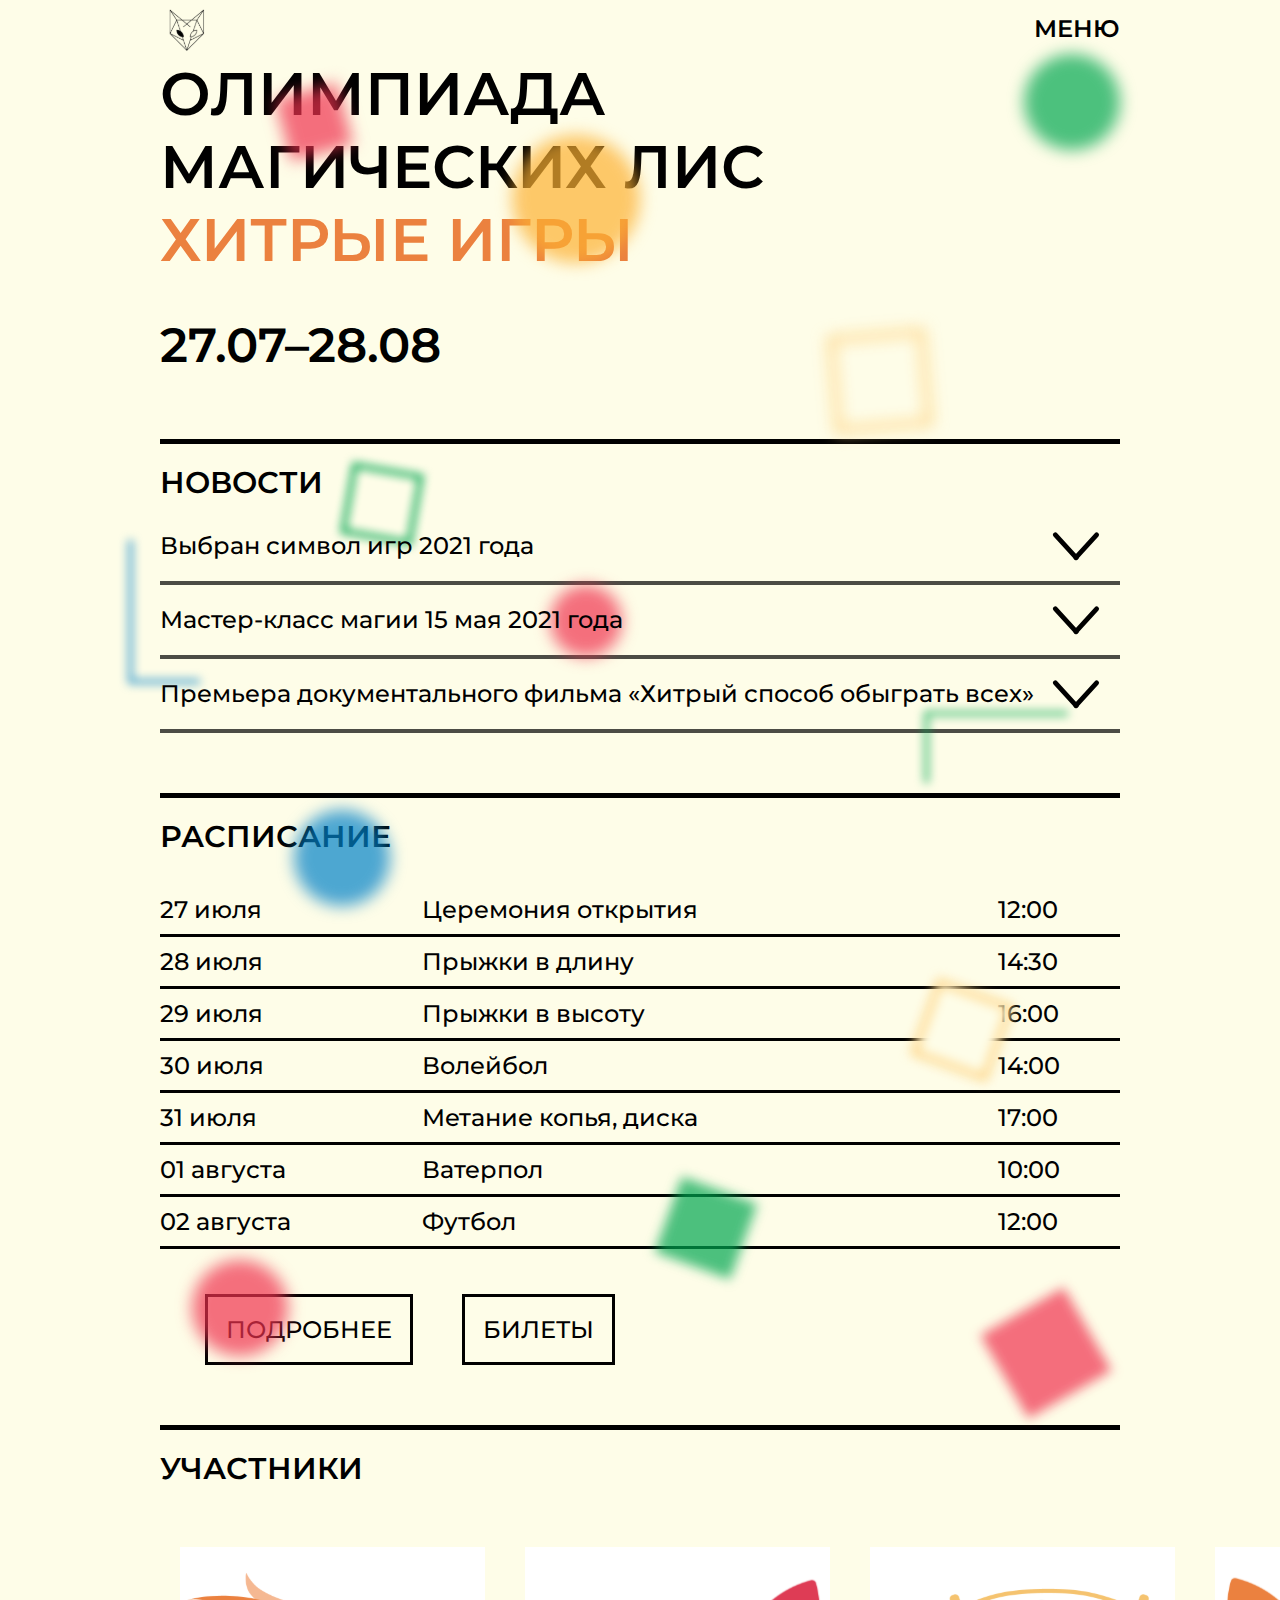
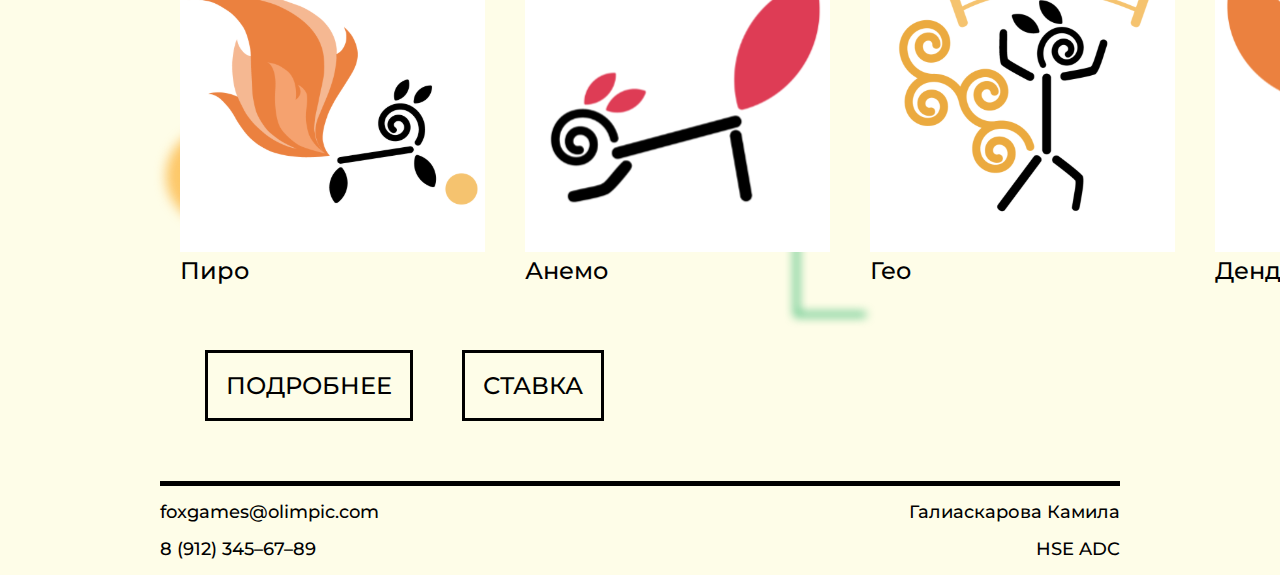
<file: index.html>
<!DOCTYPE html>
<html lang="en" dir="ltr">
  <head>
    <meta charset="utf-8">
    <script src="https://ajax.googleapis.com/ajax/libs/jquery/3.5.1/jquery.min.js"></script>
    <link rel="stylesheet" href="stylesheets/index_import.css">
    <title>Хитрые игры</title>
    <style>
      @import url('https://fonts.googleapis.com/css2?family=Montserrat:wght@500;600&display=swap');
    </style>
  </head>
  <body>
      <div class="sq_red"></div>
      <div class="cir_ye"></div>
      <div class="cir_gr"></div>
      <div class="sq_ye"></div>
      <div class="sq_gr"></div>
      <div class="line_bl"></div>
      <div class="cir_red"></div>
      <div class="line_gr"></div>
      <div class="cir_bl"></div>
      <div class="sq_ye nd"></div>
      <div class="cir_red_2"></div>
      <div class="sq_gr_2"></div>
      <div class="sq_red_2"></div>
      <div class="cir_ye_2"></div>
      <div class="line_gr_2"></div>




    <nav>
      <div class="sidebar">
        <a href="index.html" class="logo"> <img src="images/logo.svg" alt=""> </a>
        <a href="#" class="menu">МЕНЮ</a>
      </div>
    </nav>

    <h1>ОЛИМПИАДА МАГИЧЕСКИХ ЛИС <span>ХИТРЫЕ ИГРЫ</span></h1>
    <h2>27.07&#8211;28.08</h2>

    <hr>

    <h3>НОВОСТИ</h3>
    <div class="news">
      <p>Выбран символ игр 2021 года</p>
      <img src="images/strelka.svg" alt="">
    </div>
    <hr class="line">
    <div class="news">
      <p>Мастер-класс магии 15 мая 2021 года</p>
      <img src="images/strelka.svg" alt="">
    </div>
    <hr class="line">
    <div class="news">
      <p>Премьера документального фильма «Хитрый способ обыграть всех»</p>
      <img src="images/strelka.svg" alt="">
    </div>
    <hr class="line">

    <hr>
    <h3>РАСПИСАНИЕ</h3>
    <table>
      <tr>
        <td>27 июля</td>
        <td>Церемония открытия</td>
        <td>12:00</td>
      </tr>
      <tr>
        <td>28 июля</td>
        <td>Прыжки в длину</td>
        <td>14:30</td>
      </tr>
      <tr>
        <td>29 июля</td>
        <td>Прыжки в высоту</td>
        <td>16:00</td>
      </tr>
      <tr>
        <td>30 июля</td>
        <td>Волейбол</td>
        <td>14:00</td>
      </tr>
      <tr>
        <td>31 июля</td>
        <td>Метание копья, диска</td>
        <td>17:00</td>
      </tr>
      <tr>
        <td>01 августа</td>
        <td>Ватерпол</td>
        <td>10:00</td>
      </tr>
      <tr>
        <td>02 августа</td>
        <td>Футбол</td>
        <td>12:00</td>
      </tr>
    </table>

      <a href="table.html"> <button type="button" name="button">ПОДРОБНЕЕ</button> </a>
      <a href="ticket.html"> <button type="button" name="button">БИЛЕТЫ</button> </a>

      <hr>

      <h3>УЧАСТНИКИ</h3>
      <div class="participant">
        <div class="part st">
          <img src="images/piro.svg" alt="">
          <p>Пиро</p>
        </div>
        <div class="part second">
          <img src="images/anemo.svg" alt="">
          <p>Анемо</p>
        </div>
        <div class="part rd">
          <img src="images/geo.svg" alt="">
          <p>Гео</p>
        </div>
        <div class="part th">
          <img src="images/dendro.svg" alt="">
          <p>Дендро</p>
        </div>
      </div>

      <a href="participant.html"> <button type="button" name="button">ПОДРОБНЕЕ</button> </a>
      <a href="bet.html"> <button type="button" name="button">СТАВКА</button> </a>

      <hr>

      <div class="text">
        <div class="text1">
          <span>foxgames@olimpic.com</span> <span>Галиаскарова Камила</span>
        </div>
        <div class="text1">
          <span>8 (912) 345–67–89</span> <span>HSE ADC</span>
        </div>
      </div>



  </body>
</html>
</file>
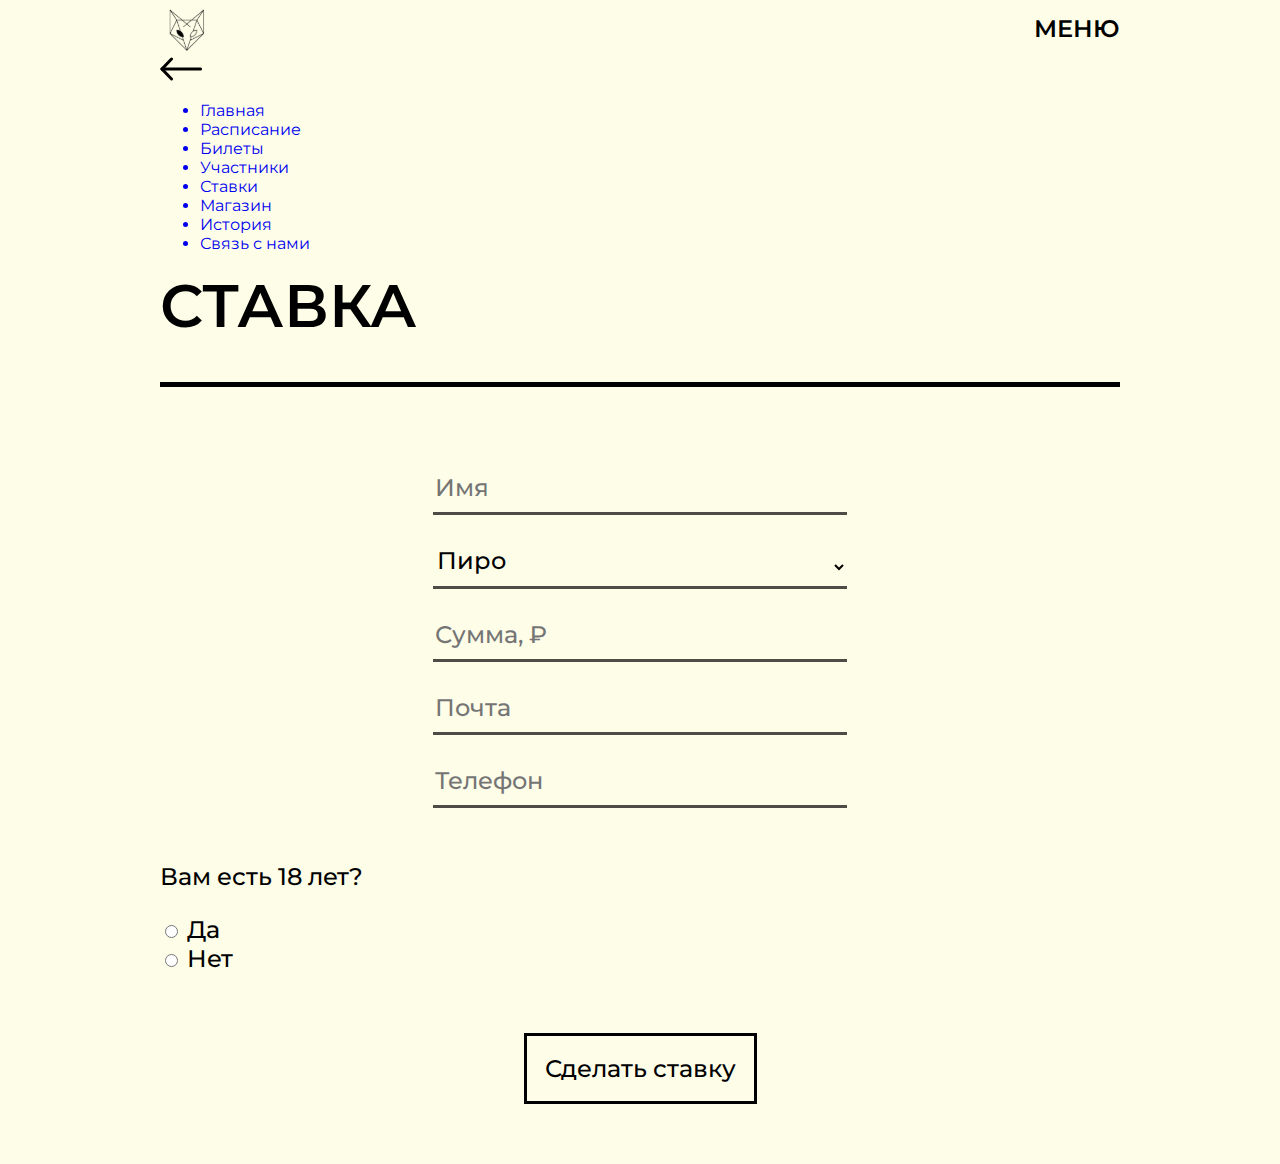
<file: bet.html>
<!DOCTYPE html>
<html lang="en" dir="ltr">
  <head>
    <meta charset="utf-8">
    <script src="https://ajax.googleapis.com/ajax/libs/jquery/3.5.1/jquery.min.js"></script>
    <link rel="stylesheet" href="stylesheets/bet_import.css">
    <script src="javascripts/menu.js"></script>
    <title>Ставки</title>
    <style>
      @import url('https://fonts.googleapis.com/css2?family=Montserrat:wght@500;600&display=swap');
    </style>
  </head>
  <body>
    <nav>
      <div class="sidebar">
        <a href="index.html" class="logo"> <img src="images/logo.svg" alt=""> </a>
        <a href="#" class="menu">МЕНЮ</a>
      </div>
    </nav>

    <div class="mainmenu none">
      <div class="icon_close"> <img src="images/close.svg" alt=""> </div>
      <ul>
        <a href="index.html"><li>Главная</li></a>
        <a href="table.html"><li>Расписание</li></a>
        <a href="ticket.html"><li>Билеты</li></a>
        <a href="participant.html"><li>Участники</li></a>
        <a href="bet.html"><li>Ставки</li></a>
        <a href="shop.html"><li>Магазин</li></a>
        <a href="history.html"><li>История</li></a>
        <a href="contact.html"><li>Связь с нами</li></a>
      </ul>
    </div>

    <h1>СТАВКА</h1>

    <hr>

    <form class="" action="index.html" method="post">
      <input type="text" name="" value="" placeholder="Имя">
      <select class="" name="">
        <option value="">Пиро</option>
        <option value="">Гео</option>
        <option value="">Анемо</option>
        <option value="">Дендро</option>
      </select>
      <input type="text" name="" value="" placeholder="Сумма, ₽">
      <input type="email" name="" value="" placeholder="Почта">
      <input type="tel" name="" value="" placeholder="Телефон">
      <div class="radio-list">
        <p>Вам есть 18 лет?</p>
          <div class="box_answer">
            <div class="">
              <input type="radio" name="phoneproof" value="">
              <label for="">Да</label>
            </div>
            <div class="">
              <input type="radio" name="phoneproof" value="">
              <label for="">Нет</label>
            </div>
        </div>
      </div>

      <button class="btn_b" type="button" name="button">Сделать ставку</button>

  </body>
</html>
</file>
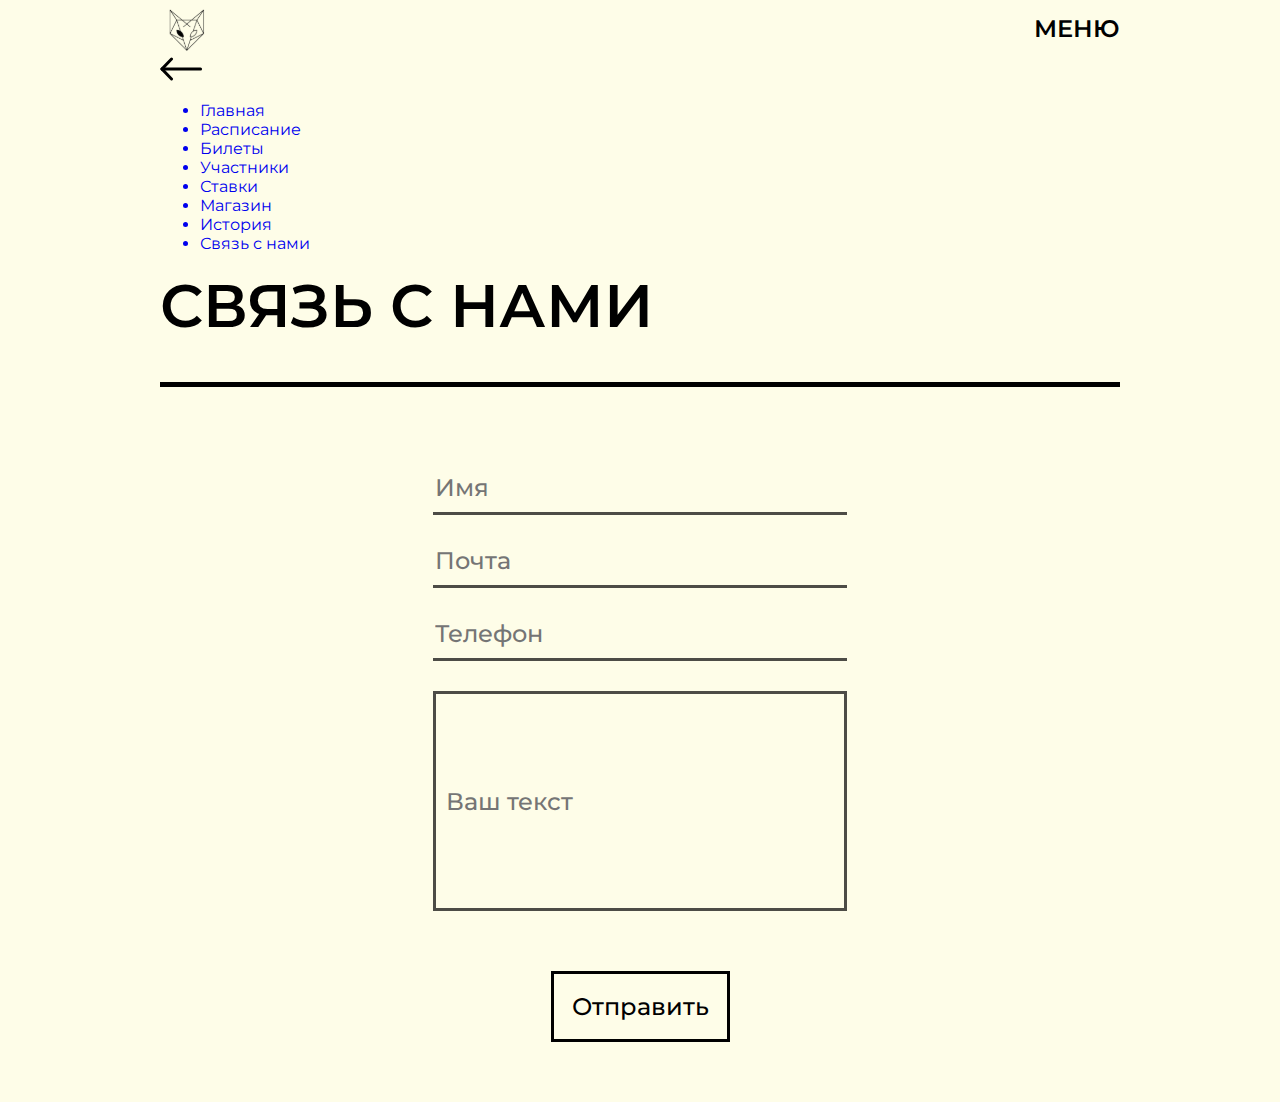
<file: contact.html>
<!DOCTYPE html>
<html lang="en" dir="ltr">
  <head>
    <meta charset="utf-8">
    <script src="https://ajax.googleapis.com/ajax/libs/jquery/3.5.1/jquery.min.js"></script>
    <link rel="stylesheet" href="stylesheets/contact_import.css">
    <script src="javascripts/menu.js"></script>
    <title>Связь с нами</title>
    <style>
      @import url('https://fonts.googleapis.com/css2?family=Montserrat:wght@500;600&display=swap');
    </style>
  </head>
  <body>
    <nav>
      <div class="sidebar">
        <a href="index.html" class="logo"> <img src="images/logo.svg" alt=""> </a>
        <a href="#" class="menu">МЕНЮ</a>
      </div>
    </nav>

    <div class="mainmenu none">
      <div class="icon_close"> <img src="images/close.svg" alt=""> </div>
      <ul>
        <a href="index.html"><li>Главная</li></a>
        <a href="table.html"><li>Расписание</li></a>
        <a href="ticket.html"><li>Билеты</li></a>
        <a href="participant.html"><li>Участники</li></a>
        <a href="bet.html"><li>Ставки</li></a>
        <a href="shop.html"><li>Магазин</li></a>
        <a href="history.html"><li>История</li></a>
        <a href="contact.html"><li>Связь с нами</li></a>
      </ul>
    </div>

    <h1>СВЯЗЬ С НАМИ</h1>

    <hr>

    <form class="" action="index.html" method="post">
      <input type="text" name="" value="" placeholder="Имя">
      <input type="email" name="" value="" placeholder="Почта">
      <input type="tel" name="" value="" placeholder="Телефон">
      <input type="text" name="" value="" placeholder="Ваш текст">
      <button class="btn" type="button" name="button">Отправить</button>
  </body>
</html>
</file>
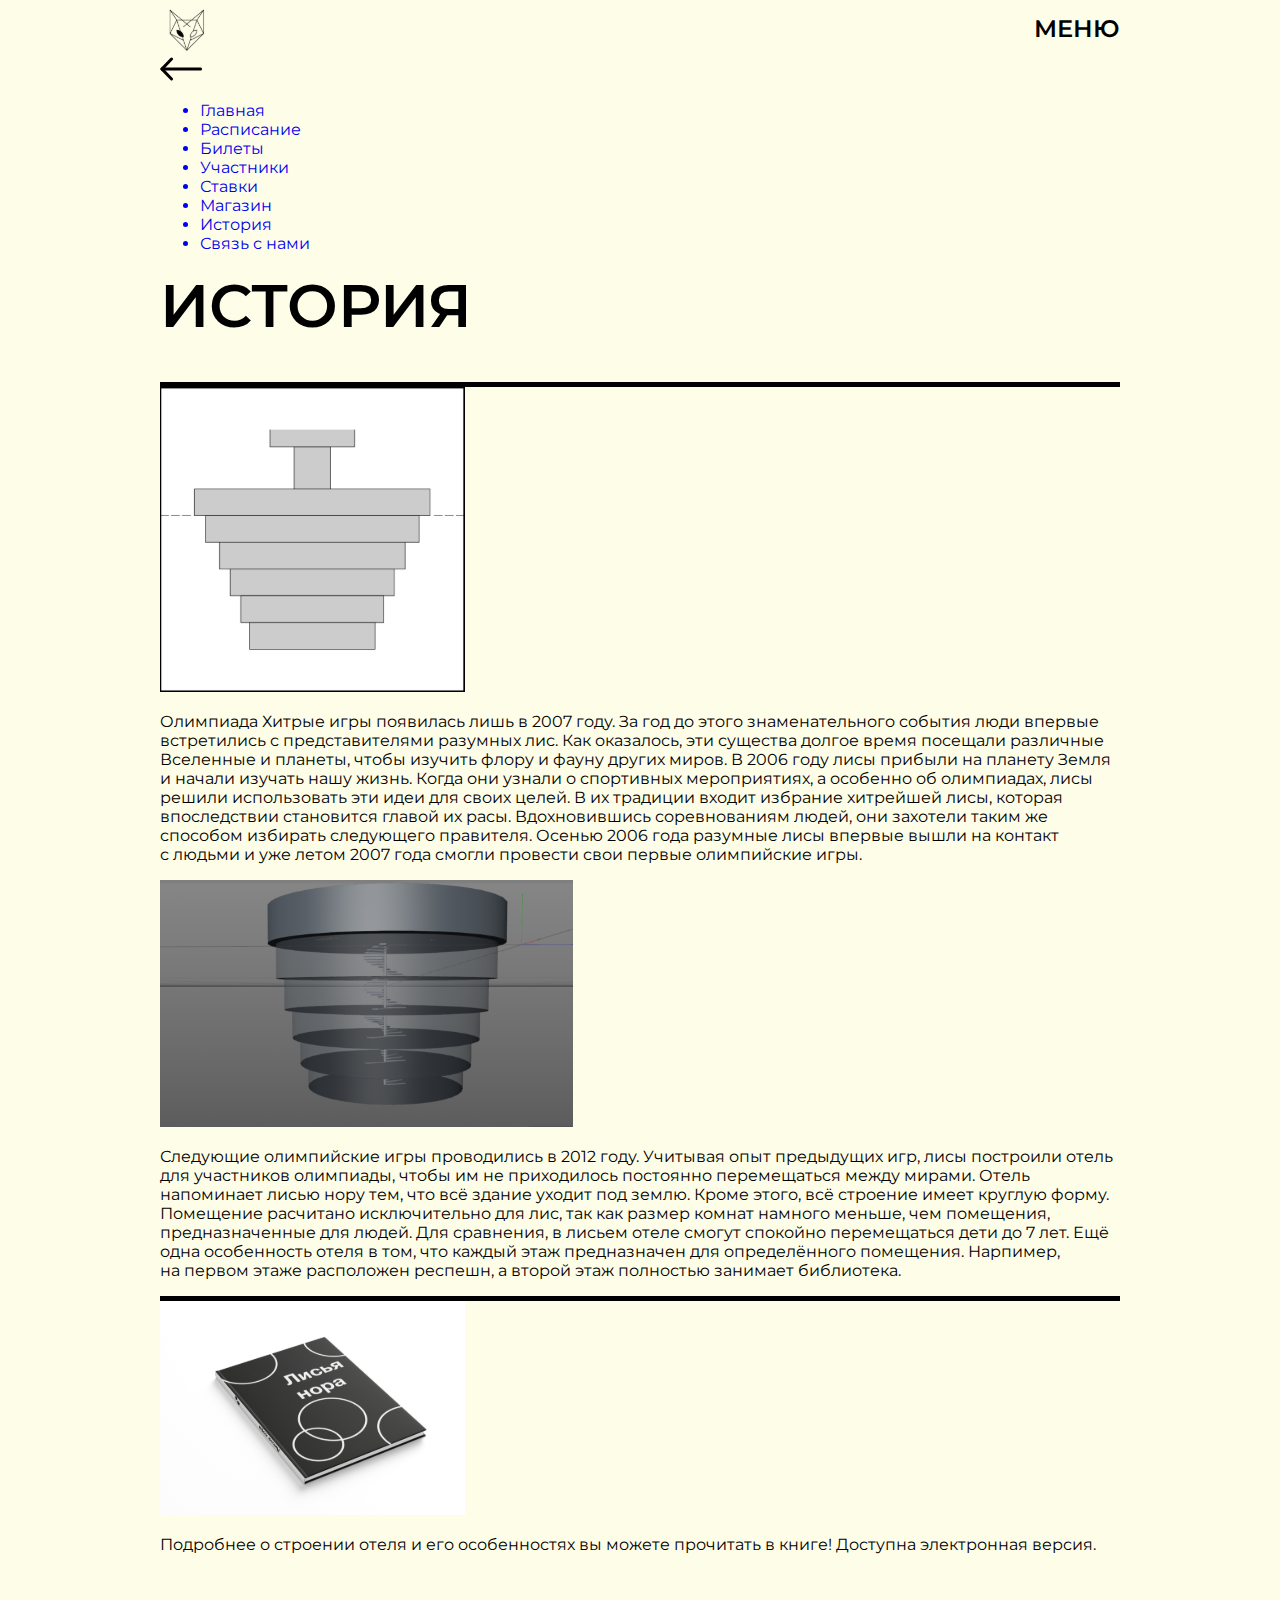
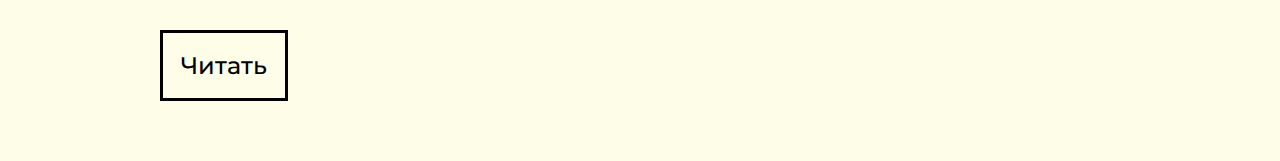
<file: history.html>
<!DOCTYPE html>
<html lang="en" dir="ltr">
  <head>
    <meta charset="utf-8">
    <script src="https://ajax.googleapis.com/ajax/libs/jquery/3.5.1/jquery.min.js"></script>
    <link rel="stylesheet" href="stylesheets/history_import.css">
    <script src="javascripts/menu.js"></script>
    <title>История</title>
    <style>
      @import url('https://fonts.googleapis.com/css2?family=Montserrat:wght@500;600&display=swap');
    </style>
  </head>
  <body>
    <nav>
      <div class="sidebar">
        <a href="index.html" class="logo"> <img src="images/logo.svg" alt=""> </a>
        <a href="#" class="menu">МЕНЮ</a>
      </div>
    </nav>

    <div class="mainmenu none">
      <div class="icon_close"> <img src="images/close.svg" alt=""> </div>
      <ul>
        <a href="index.html"><li>Главная</li></a>
        <a href="table.html"><li>Расписание</li></a>
        <a href="ticket.html"><li>Билеты</li></a>
        <a href="participant.html"><li>Участники</li></a>
        <a href="bet.html"><li>Ставки</li></a>
        <a href="shop.html"><li>Магазин</li></a>
        <a href="history.html"><li>История</li></a>
        <a href="contact.html"><li>Связь с нами</li></a>
      </ul>
    </div>

    <h1>ИСТОРИЯ</h1>

    <hr>

    <div class="plan">
      <img src="images/plan.svg" alt="">

    </div>



    <p>Олимпиада Хитрые игры появилась лишь в 2007 году.
За&nbsp;год до&nbsp;этого знаменательного события люди впервые встретились с&nbsp;представителями разумных лис.

Как&nbsp;оказалось, эти&nbsp;существа долгое время посещали различные Вселенные и&nbsp;планеты, чтобы изучить флору
и&nbsp;фауну других миров. В&nbsp;2006&nbsp;году лисы прибыли на&nbsp;планету Земля и&nbsp;начали изучать нашу&nbsp;жизнь. Когда они&nbsp;узнали о&nbsp;спортивных мероприятиях, а&nbsp;особенно об&nbsp;олимпиадах, лисы решили использовать эти&nbsp;идеи для&nbsp;своих целей. В&nbsp;их&nbsp;традиции входит избрание хитрейшей лисы, которая впоследствии становится главой их&nbsp;расы. Вдохновившись соревнованиям людей, они&nbsp;захотели таким&nbsp;же способом избирать следующего правителя.

Осенью&nbsp;2006&nbsp;года разумные лисы впервые вышли на&nbsp;контакт с&nbsp;людьми и&nbsp;уже летом 2007&nbsp;года смогли провести свои первые олимпийские игры.</p>

<div class="plan">
  <img src="images/render_1.svg" alt="">

</div>

<p>Следующие олимпийские игры проводились в&nbsp;2012&nbsp;году. Учитывая опыт предыдущих игр, лисы построили отель для&nbsp;участников олимпиады, чтобы им&nbsp;не&nbsp;приходилось постоянно перемещаться между мирами. Отель напоминает лисью нору тем, что&nbsp;всё здание уходит под землю. Кроме&nbsp;этого, всё&nbsp;строение имеет круглую форму.

Помещение расчитано исключительно для&nbsp;лис, так&nbsp;как размер комнат намного меньше, чем помещения, предназначенные для&nbsp;людей. Для&nbsp;сравнения, в&nbsp;лисьем отеле смогут спокойно перемещаться дети до&nbsp;7&nbsp;лет.

Ещё одна особенность отеля в&nbsp;том, что каждый этаж предназначен для&nbsp;определённого помещения. Нарпимер, на&nbsp;первом этаже расположен респешн, а&nbsp;второй этаж полностью занимает библиотека.

</p>

    <hr>

    <div class="plan">
      <img src="images/book.svg" alt="">
      <p>Подробнее о&nbsp;строении отеля и&nbsp;его&nbsp;особенностях вы&nbsp;можете прочитать в&nbsp;книге! Доступна электронная версия.</p>
      <a href="https://ru.calameo.com/read/00665459288c14188a103"><button type="button" name="button">Читать</button></a>
    </div>

  </body>
</html>
</file>
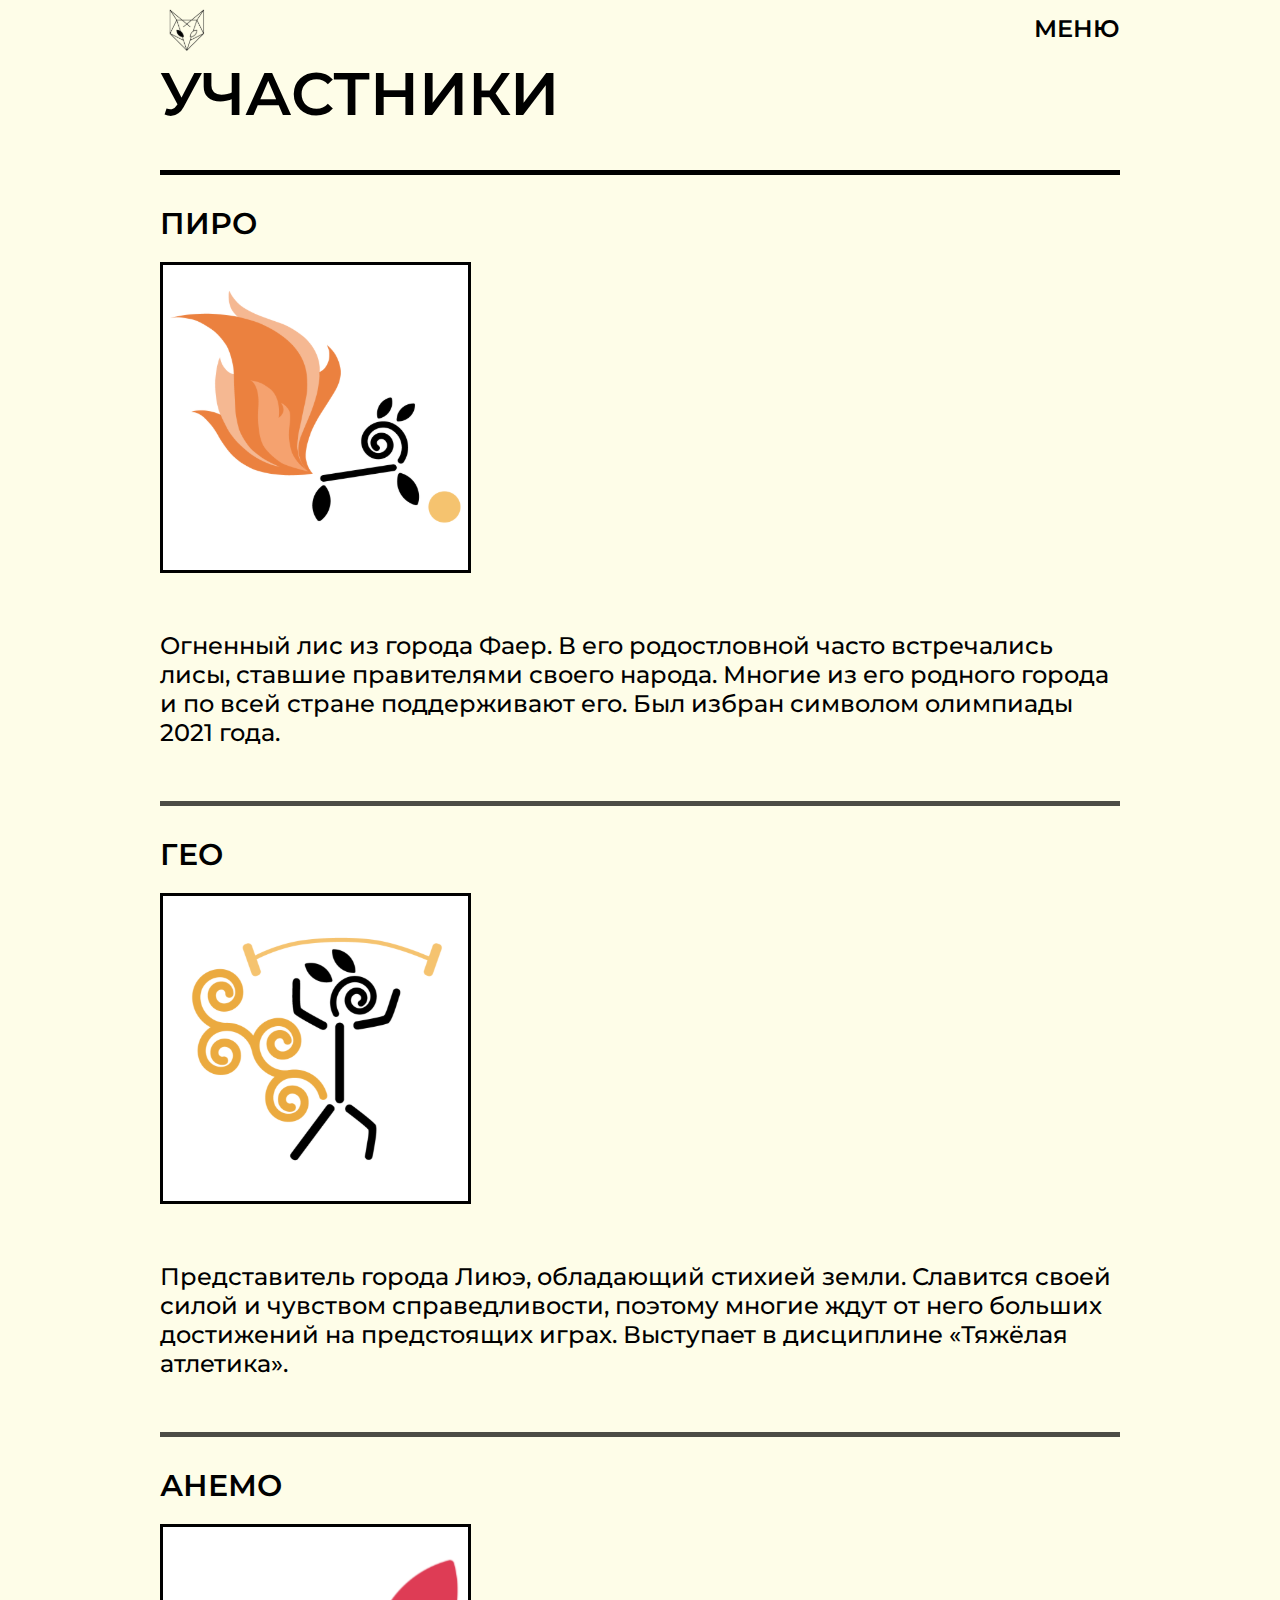
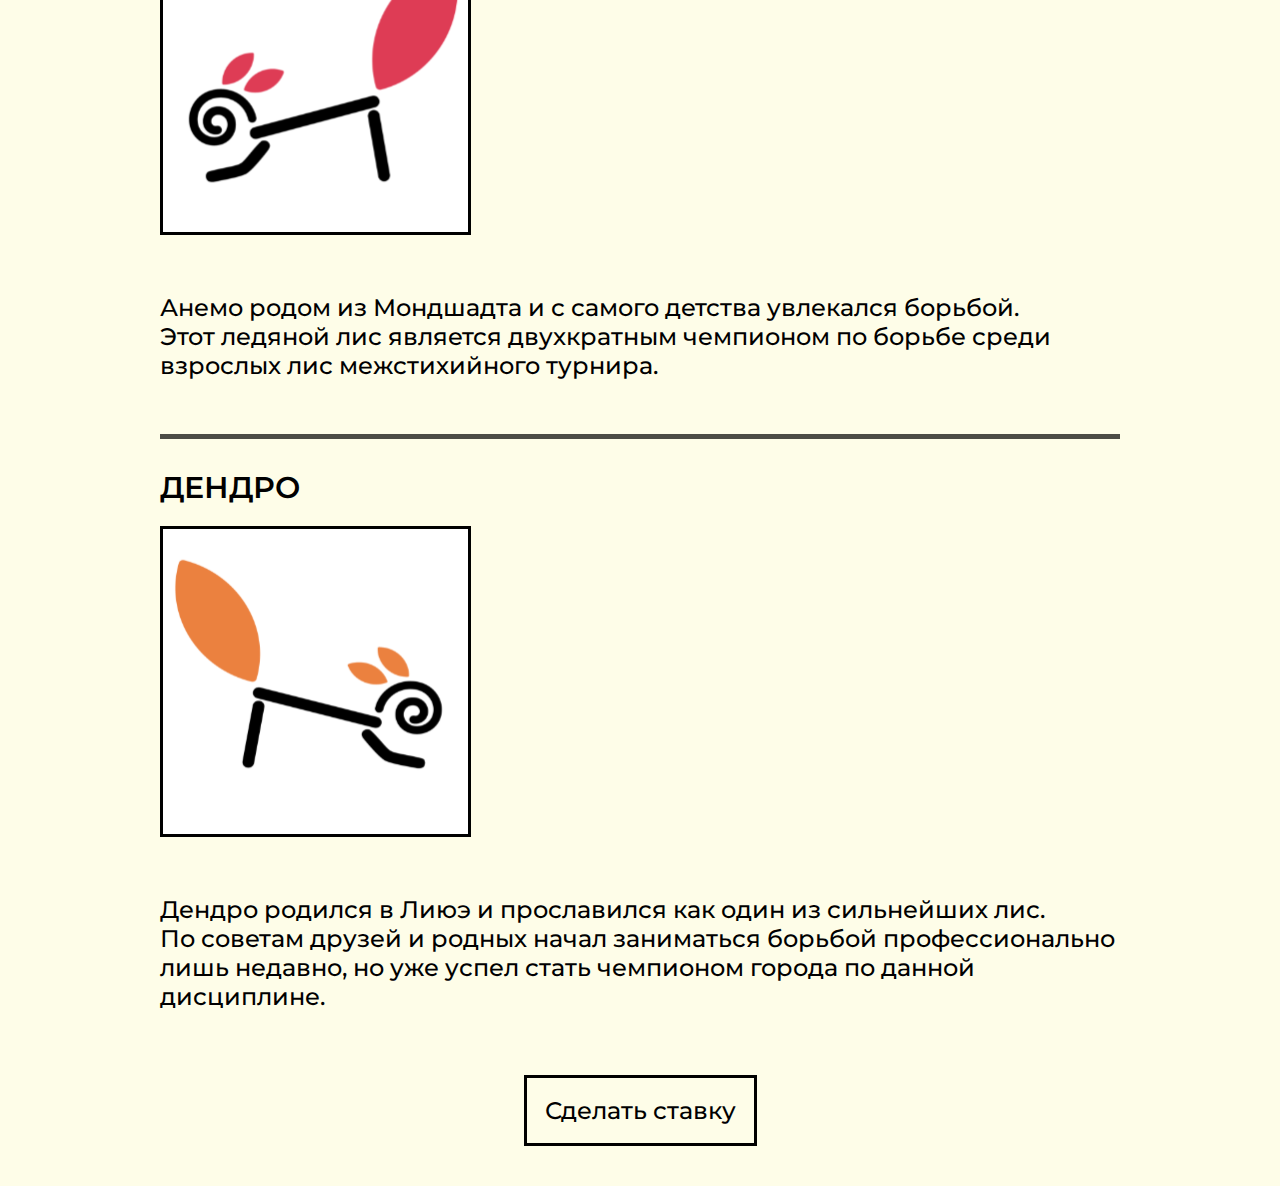
<file: participant.html>
<!DOCTYPE html>
<html lang="en" dir="ltr">
  <head>
    <meta charset="utf-8">
    <script src="https://ajax.googleapis.com/ajax/libs/jquery/3.5.1/jquery.min.js"></script>
    <link rel="stylesheet" href="stylesheets/participant_import.css">
    <title>Участники</title>
    <style>
      @import url('https://fonts.googleapis.com/css2?family=Montserrat:wght@500;600&display=swap');
    </style>
  </head>
  <body>
    <nav>
      <div class="sidebar">
        <a href="index.html" class="logo"> <img src="images/logo.svg" alt=""> </a>
        <a href="#" class="menu">МЕНЮ</a>
      </div>
    </nav>

    <h1>УЧАСТНИКИ</h1>

    <hr>

    <div class="piro">
      <h2>ПИРО</h2>
        <div class="piro_img"><img src="images/piro.svg" alt=""></div>
        <p>Огненный лис из&nbsp;города Фаер. В&nbsp;его родостловной часто встречались лисы, ставшие правителями своего народа. Многие из&nbsp;его родного города и&nbsp;по&nbsp;всей стране поддерживают его. Был избран символом олимпиады 2021&nbsp;года.</p>
    </div>

     <hr class="hr">

     <div class="geo">
       <h2>ГЕО</h2>
         <div class="geo_img"><img src="images/geo.svg" alt=""></div>
       <p>Представитель города Лиюэ, обладающий стихией земли. Славится своей силой и&nbsp;чувством справедливости, поэтому многие ждут от&nbsp;него больших достижений на&nbsp;предстоящих играх. Выступает в&nbsp;дисциплине «Тяжёлая атлетика».</p>
     </div>

      <hr class="hr">

      <div class="anemo">
        <h2>АНЕМО</h2>
          <div class="anemo_img"><img src="images/anemo.svg" alt=""></div>
        <p>Анемо родом из&nbsp;Мондшадта и&nbsp;с&nbsp;самого детства увлекался борьбой. Этот&nbsp;ледяной лис является двухкратным чемпионом по&nbsp;борьбе среди взрослых лис межстихийного турнира.</p>
      </div>

       <hr class="hr">

       <div class="dendro">
         <h2>ДЕНДРО</h2>
           <div class="dendro_img"><img src="images/dendro.svg" alt=""></div>
         <p>Дендро родился в&nbsp;Лиюэ и&nbsp;прославился как&nbsp;один из&nbsp;сильнейших лис. По&nbsp;советам друзей и&nbsp;родных начал заниматься борьбой профессионально лишь недавно, но&nbsp;уже успел стать чемпионом города по&nbsp;данной дисциплине.</p>
       </div>

      <a href="bet.html"><button type="button" name="button">Сделать ставку</button></a>

  </body>
</html>
</file>
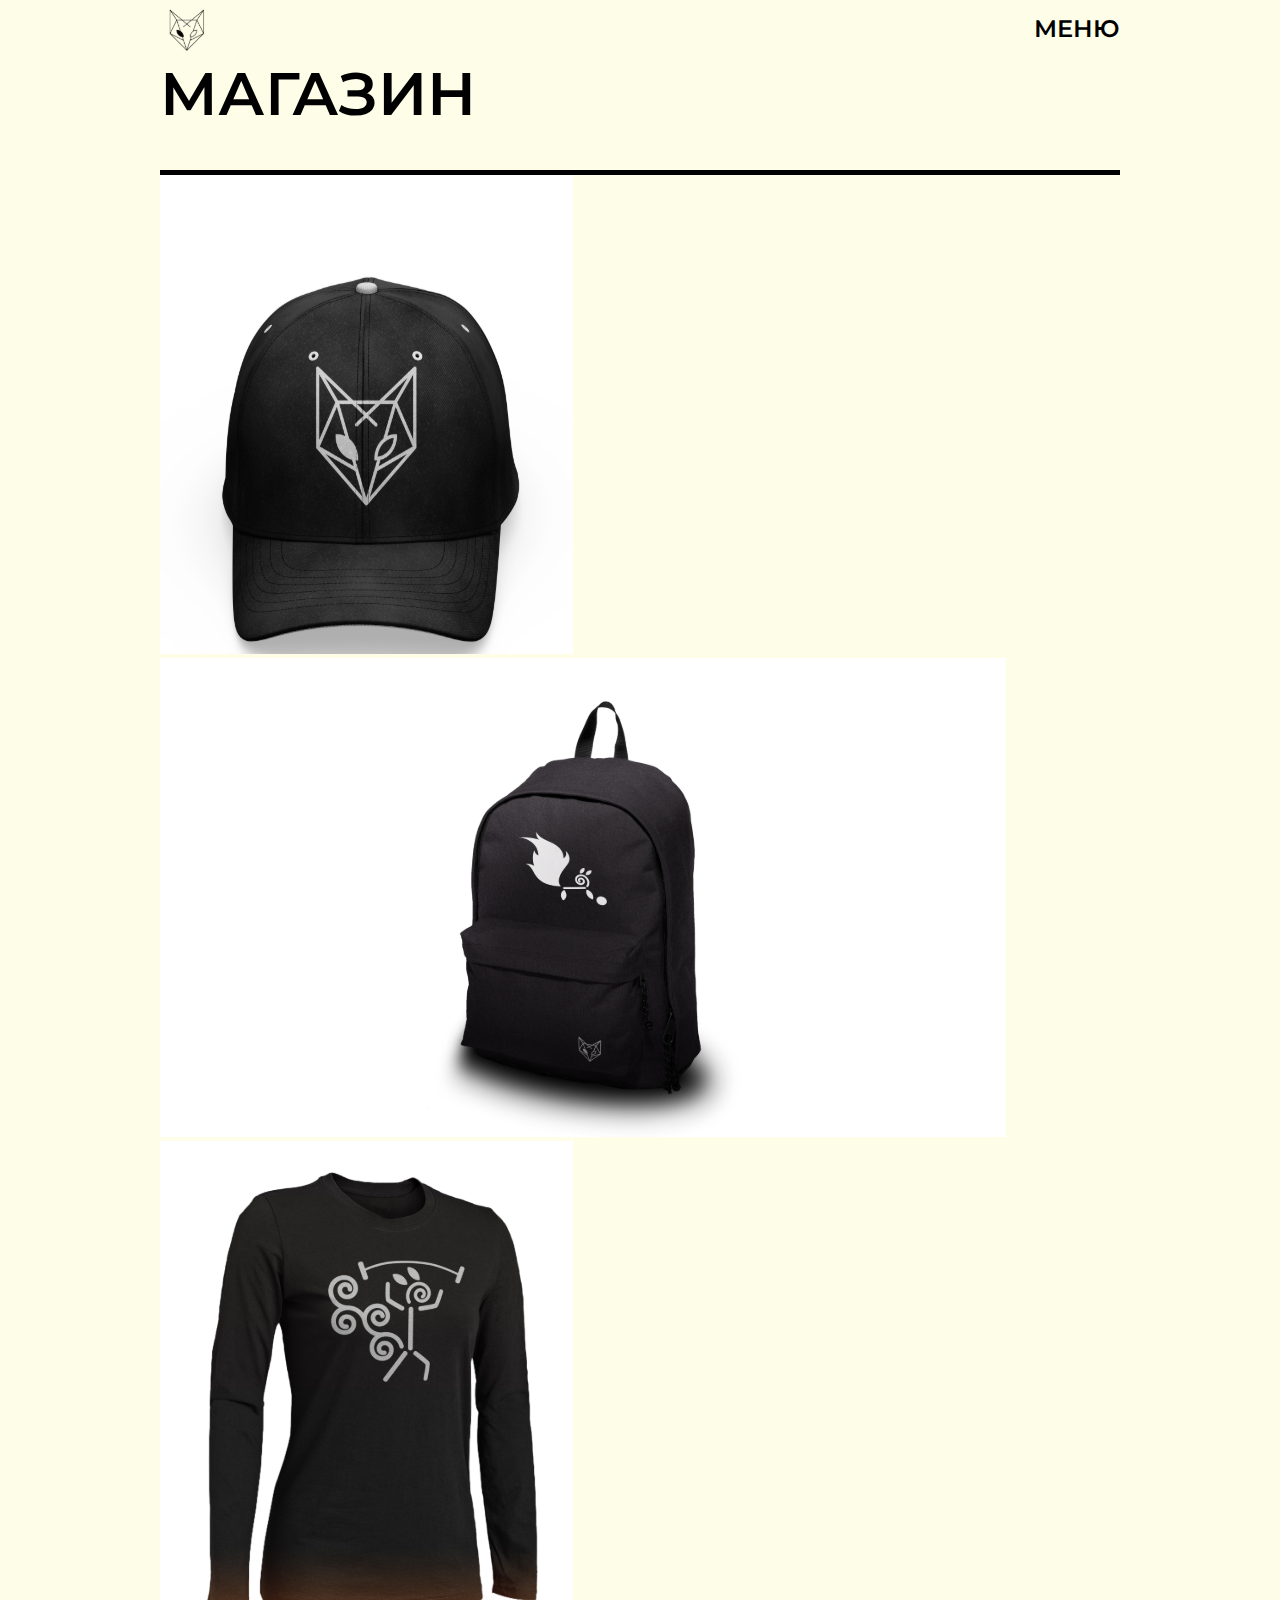
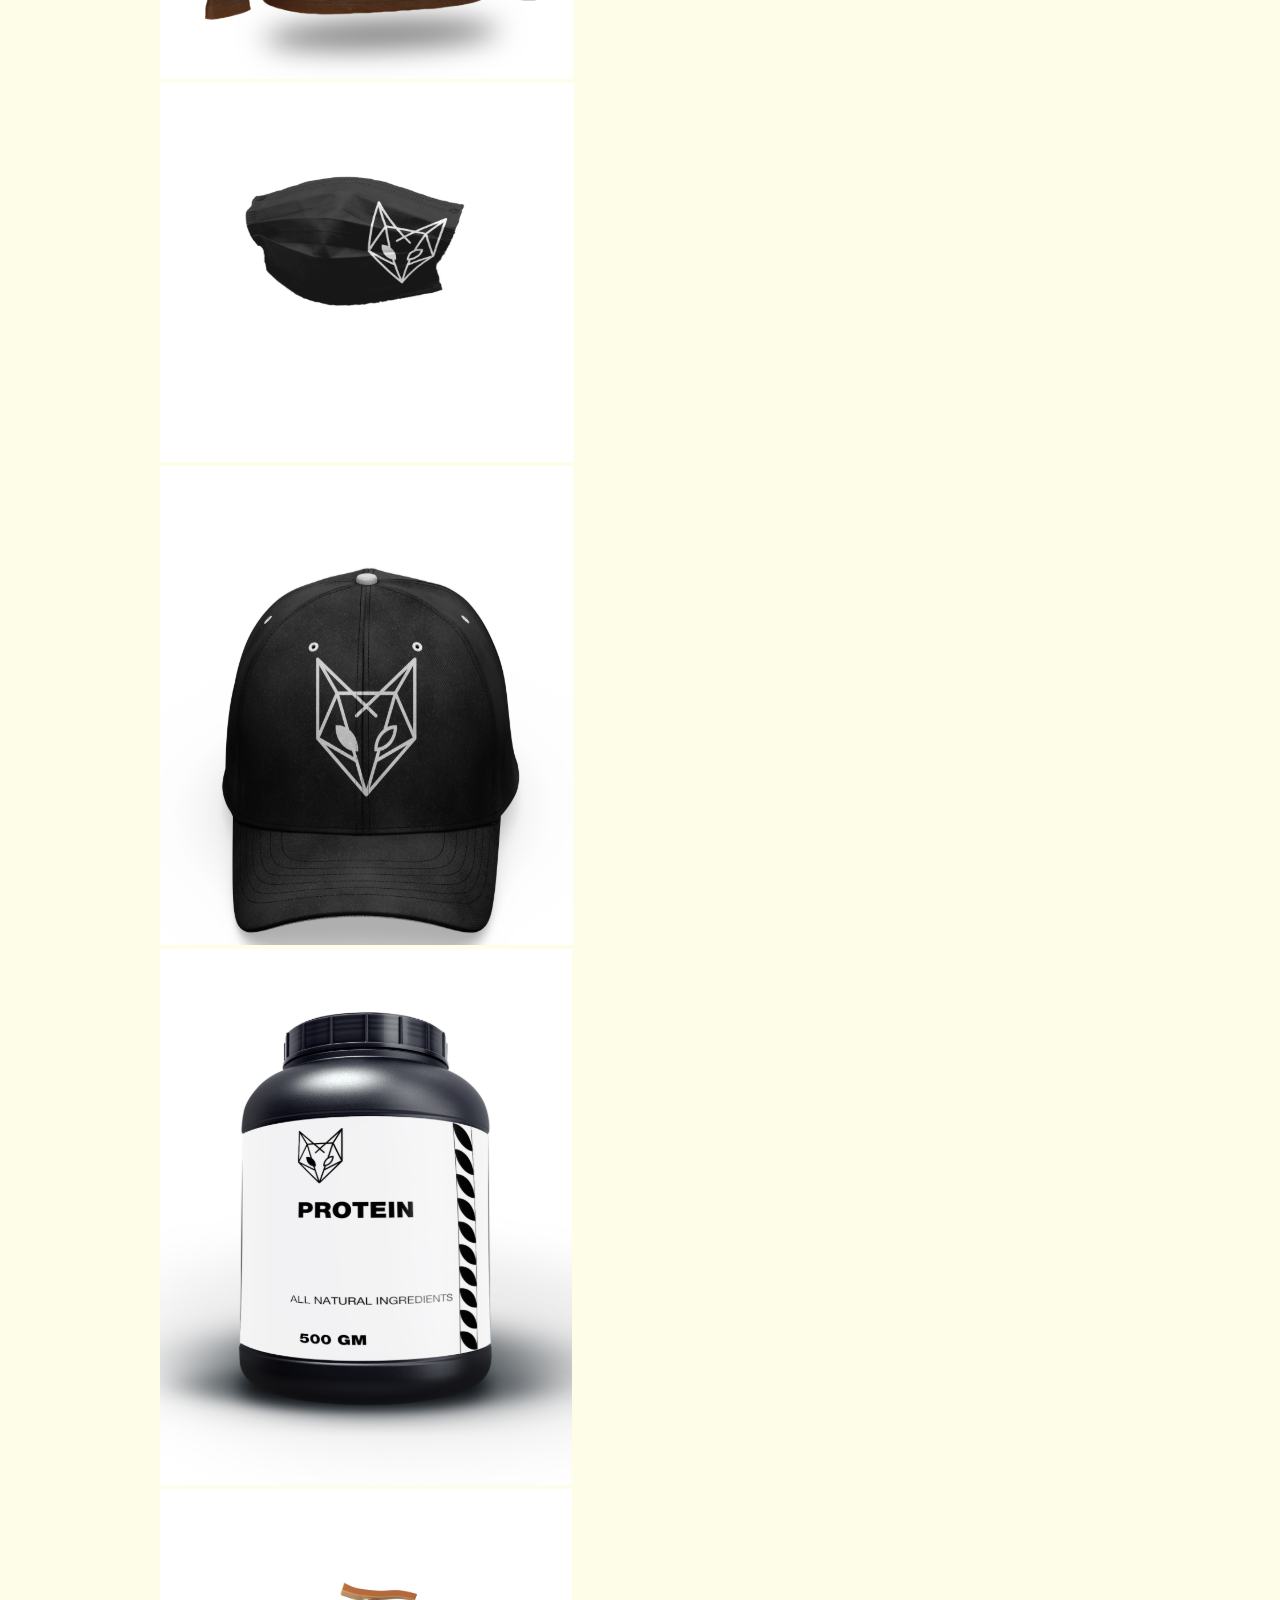
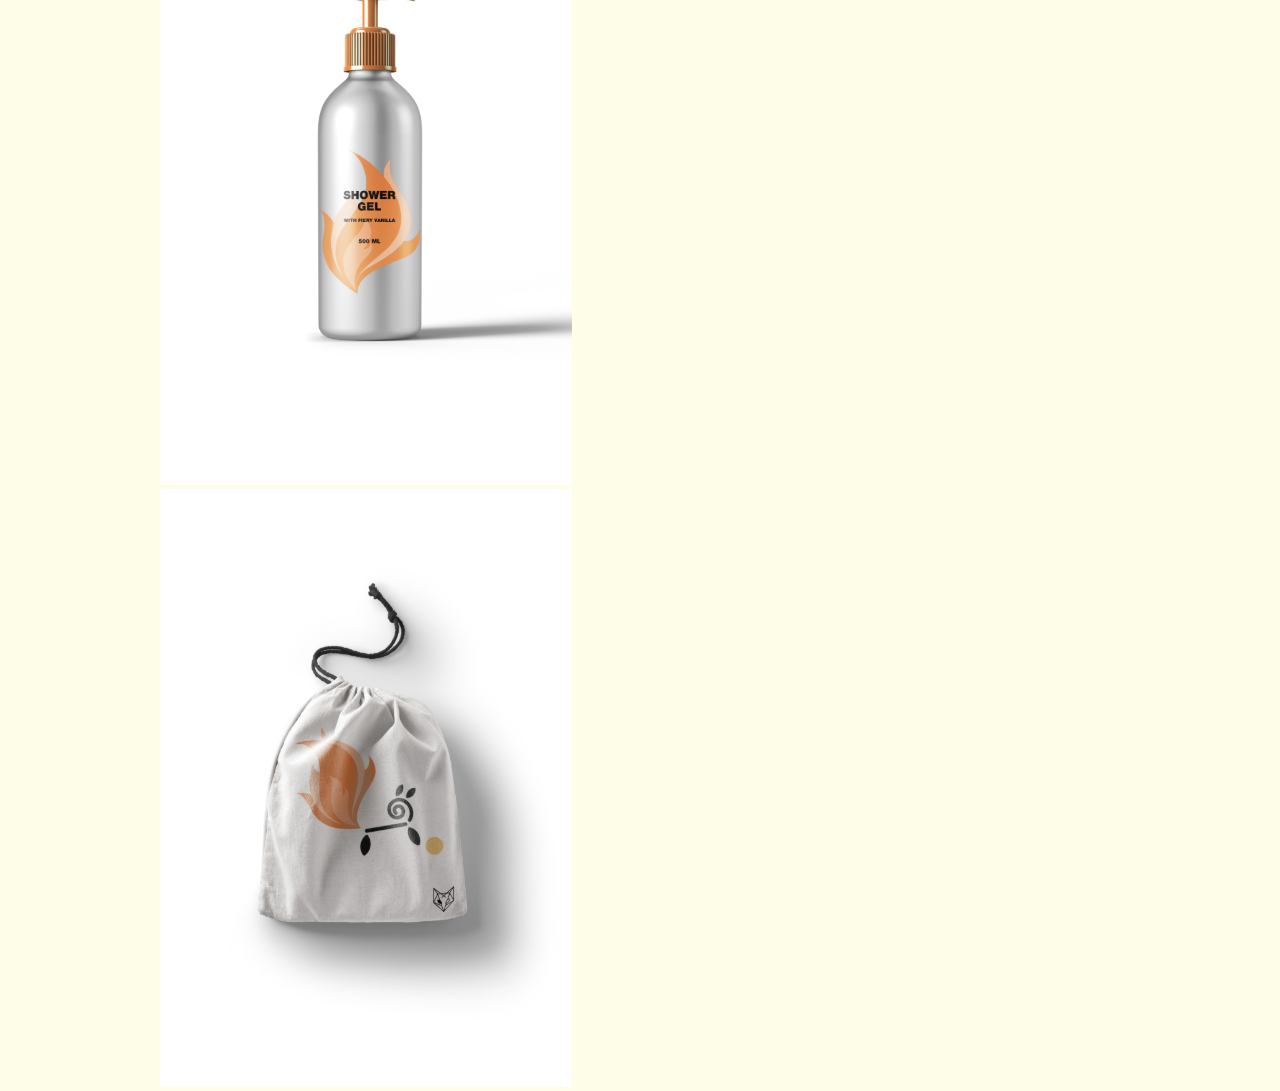
<file: shop.html>
<!DOCTYPE html>
<html lang="en" dir="ltr">
  <head>
    <meta charset="utf-8">
    <script src="https://ajax.googleapis.com/ajax/libs/jquery/3.5.1/jquery.min.js"></script>
    <link rel="stylesheet" href="stylesheets/shop_import.css">
    <title>Магазин</title>
    <style>
      @import url('https://fonts.googleapis.com/css2?family=Montserrat:wght@500;600&display=swap');
    </style>
  </head>
  <body>
    <nav>
      <div class="sidebar">
        <a href="index.html" class="logo"> <img src="images/logo.svg" alt=""> </a>
        <a href="#" class="menu">МЕНЮ</a>
      </div>
    </nav>

    <h1>МАГАЗИН</h1>

    <hr>

    <div class=""> <img src="images/cap.svg" alt=""> </div>
    <div class=""> <img src="images/bag.svg" alt=""> </div>
    <div class=""> <img src="images/blouse.svg" alt=""> </div>
    <div class=""> <img src="images/mask.svg" alt=""> </div>
    <div class=""> <img src="images/cap.svg" alt=""> </div>
    <div class=""> <img src="images/protein.svg" alt=""> </div>
    <div class=""> <img src="images/gel.svg" alt=""> </div>
    <div class=""> <img src="images/smenka.svg" alt=""> </div>

  </body>
</html>
</file>
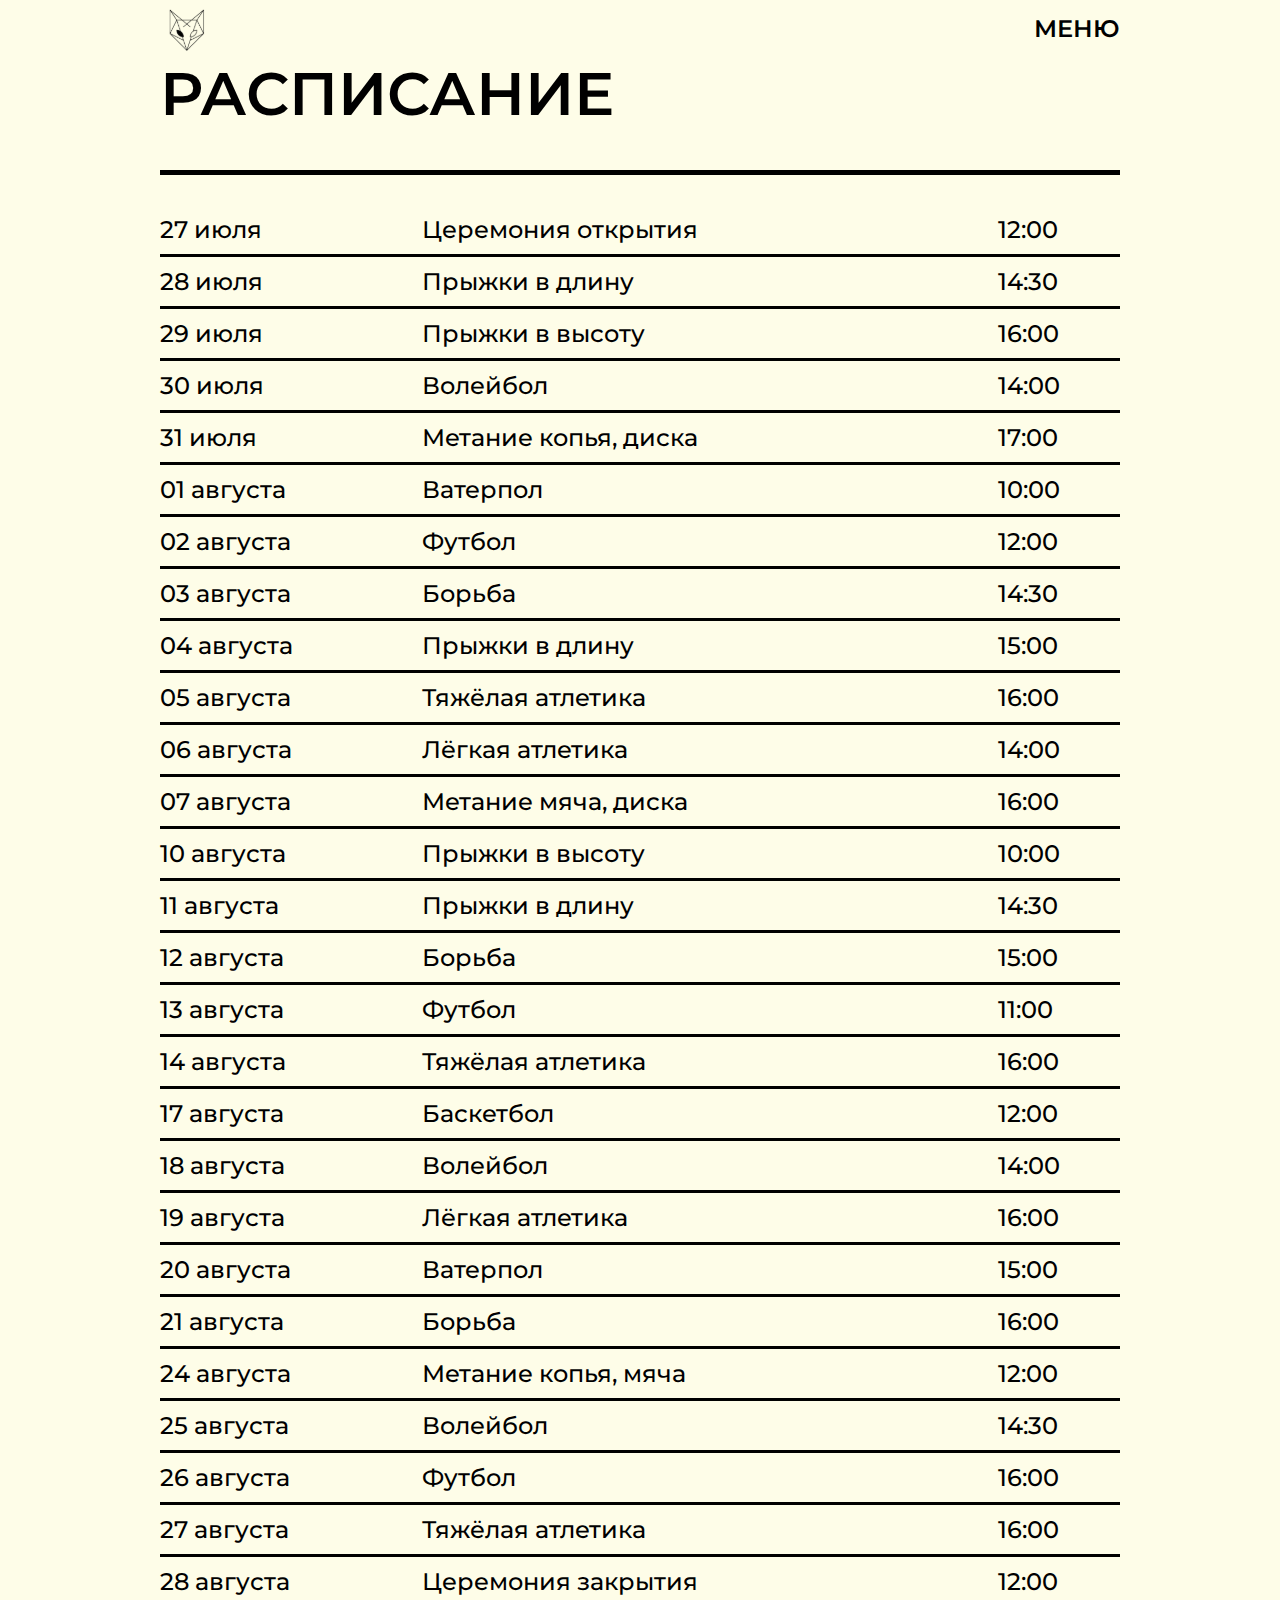
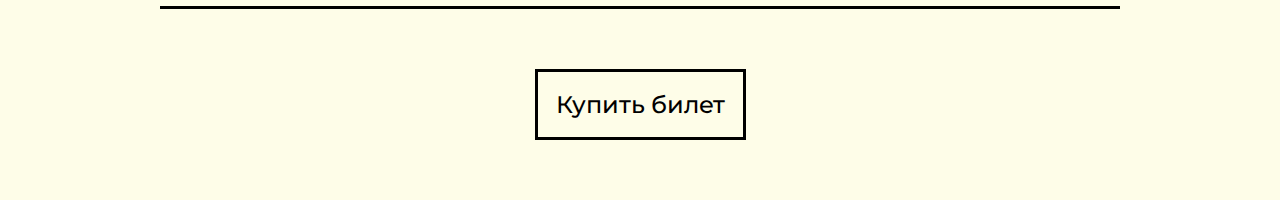
<file: table.html>
<!DOCTYPE html>
<html lang="en" dir="ltr">
  <head>
    <meta charset="utf-8">
    <script src="https://ajax.googleapis.com/ajax/libs/jquery/3.5.1/jquery.min.js"></script>
    <link rel="stylesheet" href="stylesheets/table_import.css">
    <title>Расписание</title>
    <style>
      @import url('https://fonts.googleapis.com/css2?family=Montserrat:wght@500;600&display=swap');

      button {
        display: block;
      }
    </style>
  </head>

  <body>
    <nav>
      <div class="sidebar">
        <a href="index.html" class="logo"> <img src="images/logo.svg" alt=""> </a>
        <a href="#" class="menu">МЕНЮ</a>
      </div>
    </nav>

    <h1>РАСПИСАНИЕ</h1>

    <hr>

    <table>
      <tr>
        <td>27 июля</td>
        <td>Церемония открытия</td>
        <td>12:00</td>
      </tr>
      <tr>
        <td>28 июля</td>
        <td>Прыжки в длину</td>
        <td>14:30</td>
      </tr>
      <tr>
        <td>29 июля</td>
        <td>Прыжки в высоту</td>
        <td>16:00</td>
      </tr>
      <tr>
        <td>30 июля</td>
        <td>Волейбол</td>
        <td>14:00</td>
      </tr>
      <tr>
        <td>31 июля</td>
        <td>Метание копья, диска</td>
        <td>17:00</td>
      </tr>
      <tr>
        <td>01 августа</td>
        <td>Ватерпол</td>
        <td>10:00</td>
      </tr>
      <tr>
        <td>02 августа</td>
        <td>Футбол</td>
        <td>12:00</td>
      </tr>
      <tr>
        <td>03 августа</td>
        <td>Борьба</td>
        <td>14:30</td>
      </tr>
      <tr>
        <td>04 августа</td>
        <td>Прыжки в длину</td>
        <td>15:00</td>
      </tr>
      <tr>
        <td>05 августа</td>
        <td>Тяжёлая атлетика</td>
        <td>16:00</td>
      </tr>
      <tr>
        <td>06 августа</td>
        <td>Лёгкая атлетика</td>
        <td>14:00</td>
      </tr>
      <tr>
        <td>07 августа</td>
        <td>Метание мяча, диска</td>
        <td>16:00</td>
      </tr>
      <tr>
        <td>10 августа</td>
        <td>Прыжки в высоту</td>
        <td>10:00</td>
      </tr>
      <tr>
        <td>11 августа</td>
        <td>Прыжки в длину</td>
        <td>14:30</td>
      </tr>
      <tr>
        <td>12 августа</td>
        <td>Борьба</td>
        <td>15:00</td>
      </tr>
      <tr>
        <td>13 августа</td>
        <td>Футбол</td>
        <td>11:00</td>
      </tr>
      <tr>
        <td>14 августа</td>
        <td>Тяжёлая атлетика</td>
        <td>16:00</td>
      </tr>
      <tr>
        <td>17 августа</td>
        <td>Баскетбол</td>
        <td>12:00</td>
      </tr>
      <tr>
        <td>18 августа</td>
        <td>Волейбол</td>
        <td>14:00</td>
      </tr>
      <tr>
        <td>19 августа</td>
        <td>Лёгкая атлетика</td>
        <td>16:00</td>
      </tr>
      <tr>
        <td>20 августа</td>
        <td>Ватерпол</td>
        <td>15:00</td>
      </tr>
      <tr>
        <td>21 августа</td>
        <td>Борьба</td>
        <td>16:00</td>
      </tr>
      <tr>
        <td>24 августа</td>
        <td>Метание копья, мяча</td>
        <td>12:00</td>
      </tr>
      <tr>
        <td>25 августа</td>
        <td>Волейбол</td>
        <td>14:30</td>
      </tr>
      <tr>
        <td>26 августа</td>
        <td>Футбол</td>
        <td>16:00</td>
      </tr>
      <tr>
        <td>27 августа</td>
        <td>Тяжёлая атлетика</td>
        <td>16:00</td>
      </tr>
      <tr>
        <td>28 августа</td>
        <td>Церемония закрытия</td>
        <td>12:00</td>
    </table>

    <a href="ticket.html"><button type="button" name="button">Купить билет</button></a>

  </body>
</html>
</file>
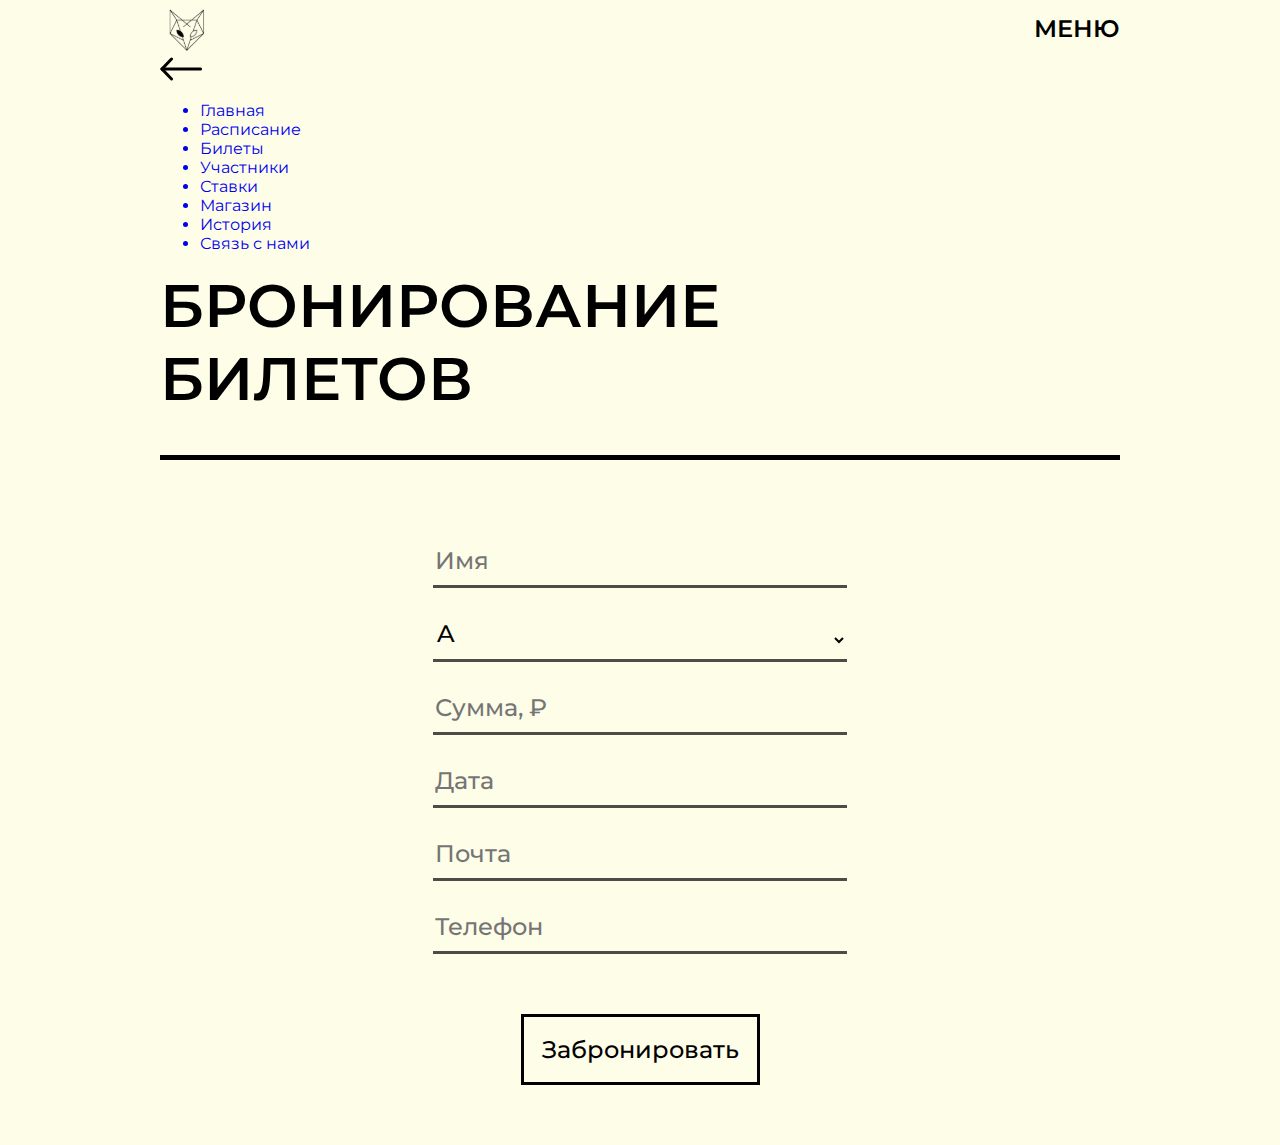
<file: ticket.html>
<!DOCTYPE html>
<html lang="en" dir="ltr">
  <head>
    <meta charset="utf-8">
    <script src="https://ajax.googleapis.com/ajax/libs/jquery/3.5.1/jquery.min.js"></script>
    <link rel="stylesheet" href="stylesheets/ticket_import.css">
    <script src="javascripts/menu.js"></script>
    <title>Билеты</title>
    <style>
      @import url('https://fonts.googleapis.com/css2?family=Montserrat:wght@500;600&display=swap');
    </style>
  </head>
  <body>
    <nav>
      <div class="sidebar">
        <a href="index.html" class="logo"> <img src="images/logo.svg" alt=""> </a>
        <a href="#" class="menu">МЕНЮ</a>
      </div>
    </nav>

    <div class="mainmenu none">
      <div class="icon_close"> <img src="images/close.svg" alt=""> </div>
      <ul>
        <a href="index.html"><li>Главная</li></a>
        <a href="table.html"><li>Расписание</li></a>
        <a href="ticket.html"><li>Билеты</li></a>
        <a href="participant.html"><li>Участники</li></a>
        <a href="bet.html"><li>Ставки</li></a>
        <a href="shop.html"><li>Магазин</li></a>
        <a href="history.html"><li>История</li></a>
        <a href="contact.html"><li>Связь с нами</li></a>
      </ul>
    </div>

    <h1>БРОНИРОВАНИЕ БИЛЕТОВ</h1>

    <hr>

    <form class="" action="index.html" method="post">
      <input type="text" name="" value="" placeholder="Имя">
      <select class="" name="" placeholder="Сектор">
        <option value="">A</option>
        <option value="">B</option>
        <option value="">C</option>
        <option value="">D</option>
        <option value="">E</option>
        <option value="">F</option>
      </select>
      <input type="text" name="" value="" placeholder="Сумма, ₽">
      <input type="text" name="" value="" placeholder="Дата">
      <input type="email" name="" value="" placeholder="Почта">
      <input type="tel" name="" value="" placeholder="Телефон">
      <button class="btn_t" type="button" name="button">Забронировать</button>

    </form>


  </body>
</html>
</file>
<file: stylesheets/index_import.css>
@import "style.css";
@import "index_style.css";
@import "table_style.css";
</file>
<file: stylesheets/bet_import.css>
@import "bet_style.css";
@import "style.css";
</file>
<file: stylesheets/contact_import.css>
@import "style.css";
@import "contact_style.css";
</file>
<file: stylesheets/history_import.css>
@import "history_style.css";
@import "style.css";
</file>
<file: stylesheets/participant_import.css>
@import "participant_style.css";
@import "style.css";
</file>
<file: stylesheets/shop_import.css>
@import "shop_style.css";
@import "style.css";
</file>
<file: stylesheets/table_import.css>
@import "table_style.css";
@import "style.css";
</file>
<file: stylesheets/ticket_import.css>
@import "ticket_style.css";
@import "style.css";
</file>
